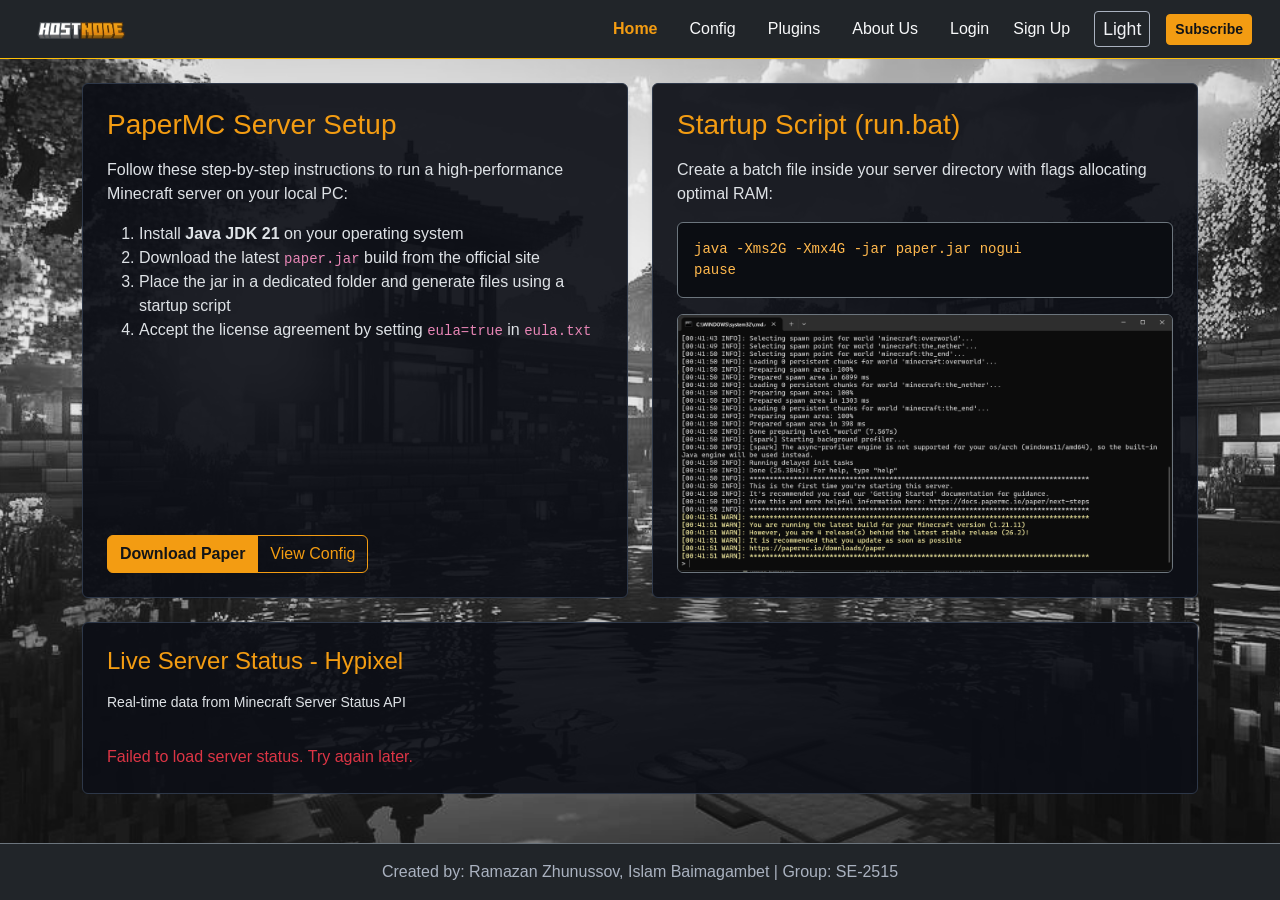
<file: index.html>
<!DOCTYPE html>
<html lang="en" data-bs-theme="dark">
<head>
    <meta charset="UTF-8">
    <meta name="viewport" content="width=device-width, initial-scale=1.0">
    <title>Server Setup - HostNode Minecraft</title>
    <script>try{document.documentElement.setAttribute("data-bs-theme",localStorage.getItem("hostnode_theme")||"dark");}catch(e){}</script>
    <link href="https://cdn.jsdelivr.net/npm/bootstrap@5.3.3/dist/css/bootstrap.min.css" rel="stylesheet">
    <link rel="stylesheet" href="css/style.css">
    <script src="https://code.jquery.com/jquery-3.7.1.min.js"></script>
    <script src="js/script.js" defer></script>
</head>
<body>
    <nav class="navbar navbar-expand-lg navbar-dark bg-dark border-bottom border-warning sticky-top px-3">
        <div class="container-fluid">
            <a class="navbar-brand" href="index.html">
                <img src="images/logo2.png" alt="HostNode Logo" height="28" class="d-inline-block align-text-top">
            </a>
            <button class="navbar-toggler" type="button" data-bs-toggle="collapse" data-bs-target="#mainNavbar">
                <span class="navbar-toggler-icon"></span>
            </button>
            <div class="collapse navbar-collapse" id="mainNavbar">
                <ul class="navbar-nav ms-auto mb-2 mb-lg-0 gap-lg-3 align-items-lg-center">
                    <li class="nav-item"><a class="nav-link active fw-bold text-gold" href="index.html">Home</a></li>
                    <li class="nav-item"><a class="nav-link text-light" href="config.html">Config</a></li>
                    <li class="nav-item"><a class="nav-link text-light" href="plugins.html">Plugins</a></li>
                    <li class="nav-item"><a class="nav-link text-light" href="about.html">About Us</a></li>
                    <li class="nav-item"><ul id="authNav" class="navbar-nav flex-row gap-2 align-items-center"></ul></li>
                    <li class="nav-item"><button id="themeToggle" class="btn btn-theme btn-sm theme-toggle">Light</button></li>
                    <li class="nav-item"><button id="openPopupBtn" class="btn btn-warning btn-sm">Subscribe</button></li>
                </ul>
            </div>
        </div>
    </nav>

    <main class="container my-4">
        <section class="row g-4 mb-4">
            <div class="col-12 col-lg-6">
                <div class="card h-100 p-4 shadow-sm">
                    <h2 class="text-gold h3 mb-3">PaperMC Server Setup</h2>
                    <p class="text-body">Follow these step-by-step instructions to run a high-performance Minecraft server on your local PC:</p>
                    <ol class="text-body mb-3">
                        <li>Install <strong>Java JDK 21</strong> on your operating system</li>
                        <li>Download the latest <code>paper.jar</code> build from the official site</li>
                        <li>Place the jar in a dedicated folder and generate files using a startup script</li>
                        <li>Accept the license agreement by setting <code>eula=true</code> in <code>eula.txt</code></li>
                    </ol>
                    <div class="mt-auto pt-3">
                        <div class="btn-group">
                            <a href="https://papermc.io/downloads/paper" target="_blank" class="btn btn-warning">Download Paper</a>
                            <a href="config.html" class="btn btn-outline-warning">View Config</a>
                        </div>
                    </div>
                </div>
            </div>
            <div class="col-12 col-lg-6">
                <div class="card h-100 p-4 shadow-sm">
                    <h2 class="text-gold h3 mb-3">Startup Script (run.bat)</h2>
                    <p class="text-body">Create a batch file inside your server directory with flags allocating optimal RAM:</p>
                    <pre class="code-block p-3 rounded border border-secondary mb-2"><code>java -Xms2G -Xmx4G -jar paper.jar nogui
pause</code></pre>
                    <img src="images/console.png" alt="Server Console Output" class="img-fluid rounded border border-secondary mt-2">
                </div>
            </div>
        </section>
        <section class="card p-4 mb-4">
            <h2 class="text-gold h4 mb-3">Live Server Status - Hypixel</h2>
            <p class="text-body small">Real-time data from Minecraft Server Status API</p>
            <div id="serverStatus" class="mt-3"></div>
        </section>
    </main>

    <div id="popupOverlay" class="popup-overlay">
        <div class="popup-box">
            <button id="closePopupBtn" class="popup-close" aria-label="Close">&times;</button>
            <h3 class="text-gold h5 mb-2">Subscribe to Updates</h3>
            <p class="text-body small mb-3">Get notified about new PaperMC builds and optimization guides</p>
            <form id="popupForm" novalidate>
                <input type="text" id="subEmail" class="form-control mb-3" placeholder="Enter your email...">
                <button type="submit" class="btn btn-warning w-100">Subscribe Now</button>
                <p id="popupMessage" class="small mt-2 mb-0 text-center"></p>
            </form>
        </div>
    </div>

    <footer class="bg-dark text-center py-3 border-top border-secondary mt-auto">
        <div class="container">
            <p class="text-secondary mb-0">Created by: Ramazan Zhunussov, Islam Baimagambet | Group: SE-2515</p>
        </div>
    </footer>

    <script src="https://cdn.jsdelivr.net/npm/bootstrap@5.3.3/dist/js/bootstrap.bundle.min.js"></script>
</body>
</html>
</file>
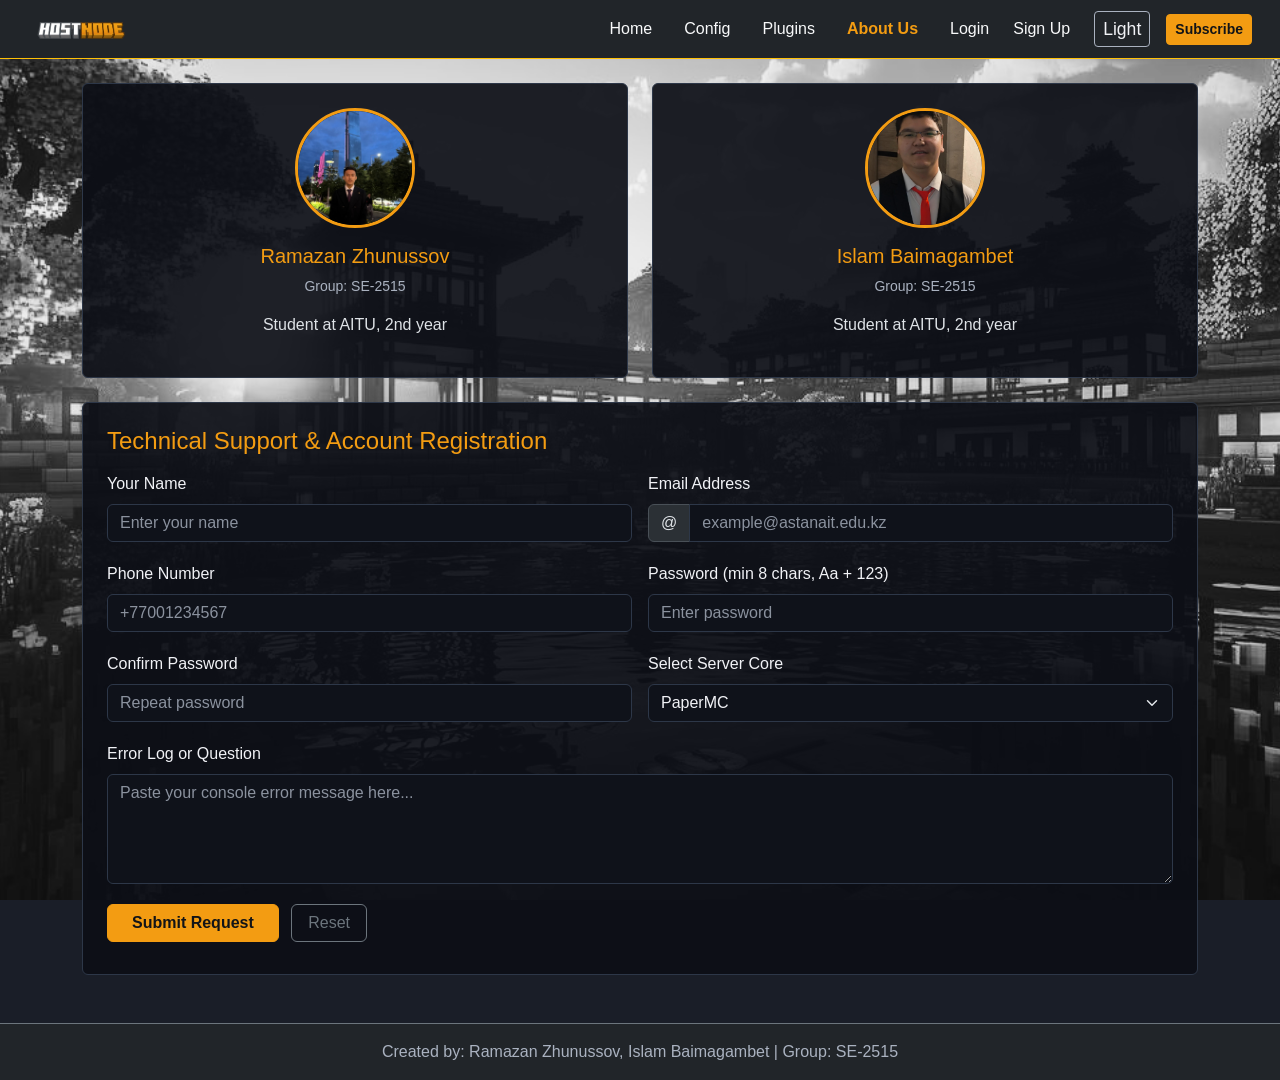
<file: about.html>
<!DOCTYPE html>
<html lang="en" data-bs-theme="dark">
<head>
    <meta charset="UTF-8">
    <meta name="viewport" content="width=device-width, initial-scale=1.0">
    <title>About Us & Support - HostNode</title>
    <script>try{document.documentElement.setAttribute("data-bs-theme",localStorage.getItem("hostnode_theme")||"dark");}catch(e){}</script>
    <link href="https://cdn.jsdelivr.net/npm/bootstrap@5.3.3/dist/css/bootstrap.min.css" rel="stylesheet">
    <link rel="stylesheet" href="css/style.css">
    <script src="https://code.jquery.com/jquery-3.7.1.min.js"></script>
    <script src="js/script.js" defer></script>
</head>
<body>
    <nav class="navbar navbar-expand-lg navbar-dark bg-dark border-bottom border-warning sticky-top px-3">
        <div class="container-fluid">
            <a class="navbar-brand" href="index.html">
                <img src="images/logo2.png" alt="HostNode Logo" height="28" class="d-inline-block align-text-top">
            </a>
            <button class="navbar-toggler" type="button" data-bs-toggle="collapse" data-bs-target="#mainNavbar">
                <span class="navbar-toggler-icon"></span>
            </button>
            <div class="collapse navbar-collapse" id="mainNavbar">
                <ul class="navbar-nav ms-auto mb-2 mb-lg-0 gap-lg-3 align-items-lg-center">
                    <li class="nav-item"><a class="nav-link text-light" href="index.html">Home</a></li>
                    <li class="nav-item"><a class="nav-link text-light" href="config.html">Config</a></li>
                    <li class="nav-item"><a class="nav-link text-light" href="plugins.html">Plugins</a></li>
                    <li class="nav-item"><a class="nav-link active fw-bold text-gold" href="about.html">About Us</a></li>
                    <li class="nav-item"><ul id="authNav" class="navbar-nav flex-row gap-2 align-items-center"></ul></li>
                    <li class="nav-item"><button id="themeToggle" class="btn btn-theme btn-sm theme-toggle">Light</button></li>
                    <li class="nav-item"><button id="openPopupBtn" class="btn btn-warning btn-sm">Subscribe</button></li>
                </ul>
            </div>
        </div>
    </nav>

    <main class="container my-4">
        <section class="row g-4 mb-4">
            <div class="col-12 col-md-6">
                <div class="card p-4 text-center h-100">
                    <img src="images/author1.jpg" alt="Ramazan Zhunussov" class="avatar mx-auto mb-3">
                    <h3 class="text-gold h5">Ramazan Zhunussov</h3>
                    <p class="text-secondary small">Group: SE-2515</p>
                    <p class="text-body">Student at AITU, 2nd year</p>
                </div>
            </div>
            <div class="col-12 col-md-6">
                <div class="card p-4 text-center h-100">
                    <img src="images/author2.jpeg" alt="Islam Baimagambet" class="avatar mx-auto mb-3">
                    <h3 class="text-gold h5">Islam Baimagambet</h3>
                    <p class="text-secondary small">Group: SE-2515</p>
                    <p class="text-body">Student at AITU, 2nd year</p>
                </div>
            </div>
        </section>

        <section class="card p-4 mb-4">
            <h2 class="text-gold h4 mb-3">Technical Support & Account Registration</h2>
            <form id="supportForm" action="#" method="post" novalidate>
                <div class="row g-3">
                    <div class="col-12 col-md-6">
                        <label for="userName" class="form-label">Your Name</label>
                        <input type="text" class="form-control" id="userName" placeholder="Enter your name">
                        <small id="nameError" class="error-msg"></small>
                    </div>
                    <div class="col-12 col-md-6">
                        <label for="userEmail" class="form-label">Email Address</label>
                        <div class="input-group">
                            <span class="input-group-text">@</span>
                            <input type="text" class="form-control" id="userEmail" placeholder="example@astanait.edu.kz">
                        </div>
                        <small id="emailError" class="error-msg"></small>
                    </div>
                    <div class="col-12 col-md-6">
                        <label for="userPhone" class="form-label">Phone Number</label>
                        <input type="text" class="form-control" id="userPhone" placeholder="+77001234567">
                        <small id="phoneError" class="error-msg"></small>
                    </div>
                    <div class="col-12 col-md-6">
                        <label for="userPassword" class="form-label">Password (min 8 chars, Aa + 123)</label>
                        <input type="password" class="form-control" id="userPassword" placeholder="Enter password">
                        <small id="passwordError" class="error-msg"></small>
                    </div>
                    <div class="col-12 col-md-6">
                        <label for="confirmPassword" class="form-label">Confirm Password</label>
                        <input type="password" class="form-control" id="confirmPassword" placeholder="Repeat password">
                        <small id="confirmPasswordError" class="error-msg"></small>
                    </div>
                    <div class="col-12 col-md-6">
                        <label for="serverCore" class="form-label">Select Server Core</label>
                        <select class="form-select" id="serverCore">
                            <option value="paper">PaperMC</option>
                            <option value="spigot">Spigot</option>
                            <option value="purpur">Purpur</option>
                        </select>
                    </div>
                    <div class="col-12">
                        <label for="userMessage" class="form-label">Error Log or Question</label>
                        <textarea class="form-control" id="userMessage" rows="4" placeholder="Paste your console error message here..."></textarea>
                        <small id="messageError" class="error-msg"></small>
                    </div>
                    <div class="col-12">
                        <button type="submit" class="btn btn-warning px-4">Submit Request</button>
                        <button type="button" id="resetFormBtn" class="btn btn-outline-secondary px-3 ms-2">Reset</button>
                        <p id="formSuccess" class="form-success fw-bold mt-2 mb-0"></p>
                    </div>
                </div>
            </form>
        </section>
    </main>

    <div id="popupOverlay" class="popup-overlay">
        <div class="popup-box">
            <button id="closePopupBtn" class="popup-close" aria-label="Close">&times;</button>
            <h3 class="text-gold h5 mb-2">Subscribe to Updates</h3>
            <p class="text-body small mb-3">Get notified about new PaperMC builds and optimization guides</p>
            <form id="popupForm" novalidate>
                <input type="text" id="subEmail" class="form-control mb-3" placeholder="Enter your email...">
                <button type="submit" class="btn btn-warning w-100">Subscribe Now</button>
                <p id="popupMessage" class="small mt-2 mb-0 text-center"></p>
            </form>
        </div>
    </div>

    <footer class="bg-dark text-center py-3 border-top border-secondary mt-auto">
        <div class="container">
            <p class="text-secondary mb-0">Created by: Ramazan Zhunussov, Islam Baimagambet | Group: SE-2515</p>
        </div>
    </footer>

    <script src="https://cdn.jsdelivr.net/npm/bootstrap@5.3.3/dist/js/bootstrap.bundle.min.js"></script>
</body>
</html>
</file>
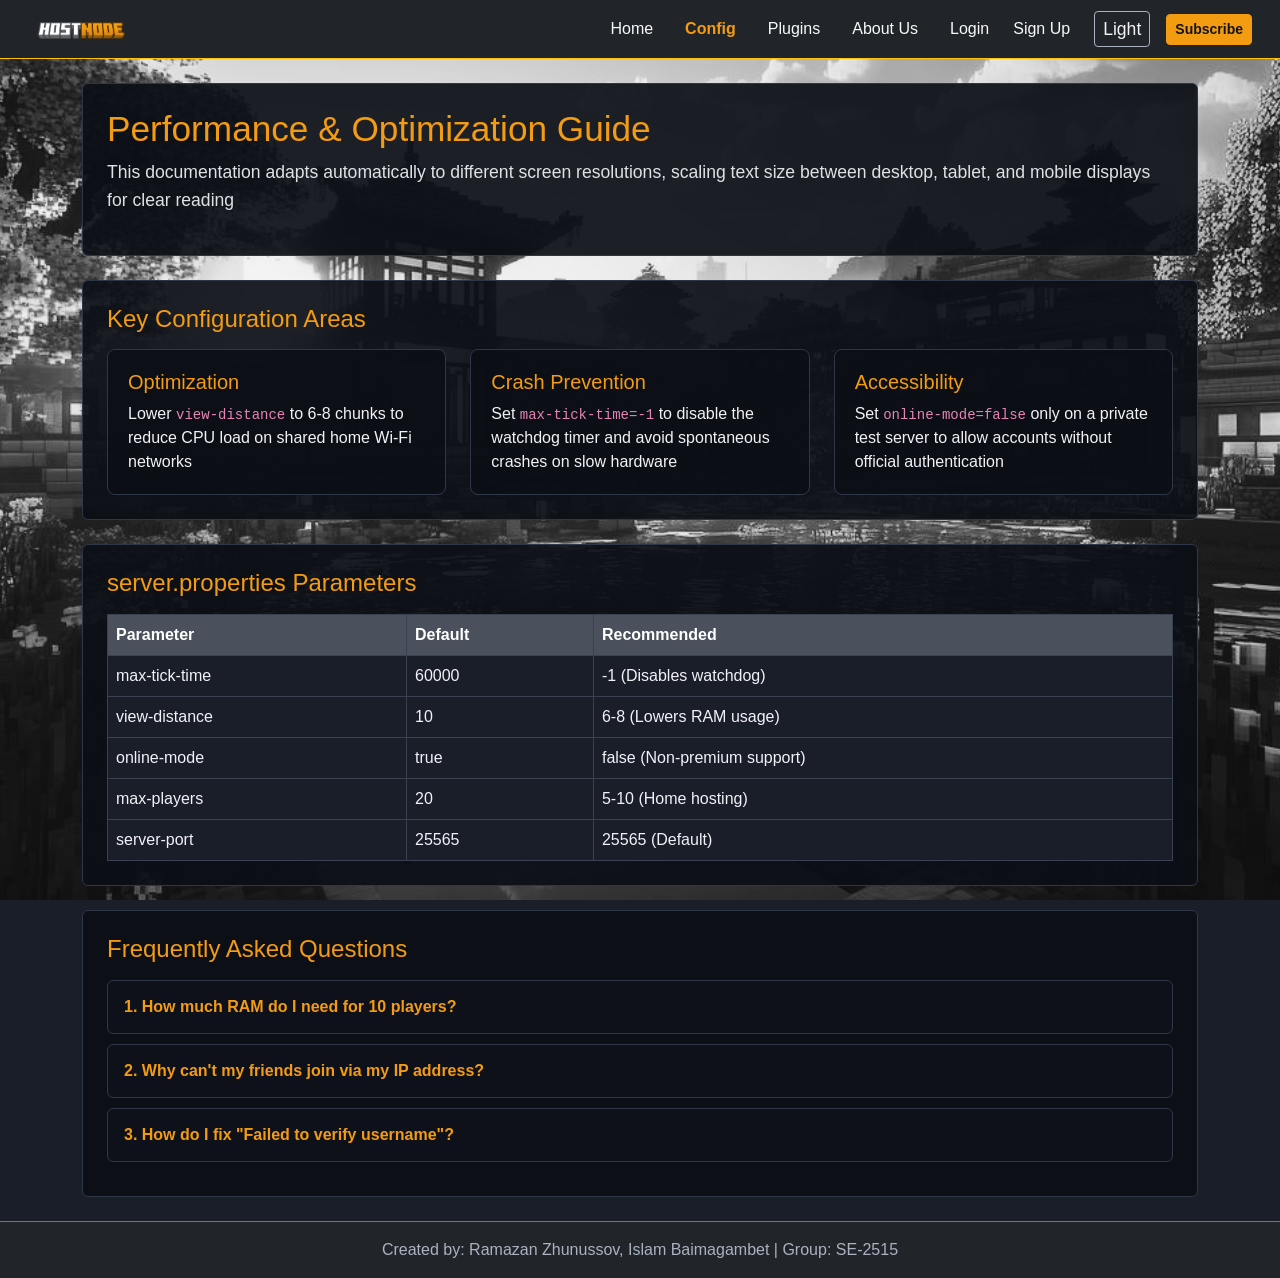
<file: config.html>
<!DOCTYPE html>
<html lang="en" data-bs-theme="dark">
<head>
    <meta charset="UTF-8">
    <meta name="viewport" content="width=device-width, initial-scale=1.0">
    <title>Server Configuration - HostNode</title>
    <script>try{document.documentElement.setAttribute("data-bs-theme",localStorage.getItem("hostnode_theme")||"dark");}catch(e){}</script>
    <link href="https://cdn.jsdelivr.net/npm/bootstrap@5.3.3/dist/css/bootstrap.min.css" rel="stylesheet">
    <link rel="stylesheet" href="css/style.css">
    <script src="https://code.jquery.com/jquery-3.7.1.min.js"></script>
    <script src="js/script.js" defer></script>
</head>
<body>
    <nav class="navbar navbar-expand-lg navbar-dark bg-dark border-bottom border-warning sticky-top px-3">
        <div class="container-fluid">
            <a class="navbar-brand" href="index.html">
                <img src="images/logo2.png" alt="HostNode Logo" height="28" class="d-inline-block align-text-top">
            </a>
            <button class="navbar-toggler" type="button" data-bs-toggle="collapse" data-bs-target="#mainNavbar">
                <span class="navbar-toggler-icon"></span>
            </button>
            <div class="collapse navbar-collapse" id="mainNavbar">
                <ul class="navbar-nav ms-auto mb-2 mb-lg-0 gap-lg-3 align-items-lg-center">
                    <li class="nav-item"><a class="nav-link text-light" href="index.html">Home</a></li>
                    <li class="nav-item"><a class="nav-link active fw-bold text-gold" href="config.html">Config</a></li>
                    <li class="nav-item"><a class="nav-link text-light" href="plugins.html">Plugins</a></li>
                    <li class="nav-item"><a class="nav-link text-light" href="about.html">About Us</a></li>
                    <li class="nav-item"><ul id="authNav" class="navbar-nav flex-row gap-2 align-items-center"></ul></li>
                    <li class="nav-item"><button id="themeToggle" class="btn btn-theme btn-sm theme-toggle">Light</button></li>
                    <li class="nav-item"><button id="openPopupBtn" class="btn btn-warning btn-sm">Subscribe</button></li>
                </ul>
            </div>
        </div>
    </nav>

    <main class="container my-4">
        <section class="card p-4 mb-4">
            <h2 class="responsive-title">Performance & Optimization Guide</h2>
            <p class="responsive-text text-body">This documentation adapts automatically to different screen resolutions, scaling text size between desktop, tablet, and mobile displays for clear reading</p>
        </section>

        <section class="card p-4 mb-4">
            <h2 class="text-gold h4 mb-3">Key Configuration Areas</h2>
            <div class="row row-cols-1 row-cols-md-3 g-4">
                <div class="col">
                    <div class="pure-card h-100">
                        <h3 class="text-gold h5">Optimization</h3>
                        <p class="mb-0">Lower <code>view-distance</code> to 6-8 chunks to reduce CPU load on shared home Wi-Fi networks</p>
                    </div>
                </div>
                <div class="col">
                    <div class="pure-card h-100">
                        <h3 class="text-gold h5">Crash Prevention</h3>
                        <p class="mb-0">Set <code>max-tick-time=-1</code> to disable the watchdog timer and avoid spontaneous crashes on slow hardware</p>
                    </div>
                </div>
                <div class="col">
                    <div class="pure-card h-100">
                        <h3 class="text-gold h5">Accessibility</h3>
                        <p class="mb-0">Set <code>online-mode=false</code> only on a private test server to allow accounts without official authentication</p>
                    </div>
                </div>
            </div>
        </section>

        <section class="card p-4 mb-4">
            <h2 class="text-gold h4 mb-3">server.properties Parameters</h2>
            <div class="table-responsive">
                <table class="table table-dark-custom table-bordered mb-0">
                    <thead>
                        <tr>
                            <th>Parameter</th>
                            <th>Default</th>
                            <th>Recommended</th>
                        </tr>
                    </thead>
                    <tbody>
                        <tr><td>max-tick-time</td><td>60000</td><td>-1 (Disables watchdog)</td></tr>
                        <tr><td>view-distance</td><td>10</td><td>6-8 (Lowers RAM usage)</td></tr>
                        <tr><td>online-mode</td><td>true</td><td>false (Non-premium support)</td></tr>
                        <tr><td>max-players</td><td>20</td><td>5-10 (Home hosting)</td></tr>
                        <tr><td>server-port</td><td>25565</td><td>25565 (Default)</td></tr>
                    </tbody>
                </table>
            </div>
        </section>

        <section class="card p-4">
            <h2 class="text-gold h4 mb-3">Frequently Asked Questions</h2>
            <div class="faq-item">
                <button class="faq-question">1. How much RAM do I need for 10 players?</button>
                <div class="faq-answer">For 10 players on PaperMC 1.21, allocating 4 GB of RAM (-Xmx4G) is recommended for lag-free gameplay.</div>
            </div>
            <div class="faq-item">
                <button class="faq-question">2. Why can't my friends join via my IP address?</button>
                <div class="faq-answer">Make sure TCP port 25565 is forwarded in your router settings and allowed through Windows Defender Firewall.</div>
            </div>
            <div class="faq-item">
                <button class="faq-question">3. How do I fix "Failed to verify username"?</button>
                <div class="faq-answer">Open server.properties, change online-mode=true to online-mode=false, and restart the server.</div>
            </div>
        </section>
    </main>

    <div id="popupOverlay" class="popup-overlay">
        <div class="popup-box">
            <button id="closePopupBtn" class="popup-close" aria-label="Close">&times;</button>
            <h3 class="text-gold h5 mb-2">Subscribe to Updates</h3>
            <p class="text-body small mb-3">Get notified about new PaperMC builds and optimization guides</p>
            <form id="popupForm" novalidate>
                <input type="text" id="subEmail" class="form-control mb-3" placeholder="Enter your email...">
                <button type="submit" class="btn btn-warning w-100">Subscribe Now</button>
                <p id="popupMessage" class="small mt-2 mb-0 text-center"></p>
            </form>
        </div>
    </div>

    <footer class="bg-dark text-center py-3 border-top border-secondary mt-auto">
        <div class="container">
            <p class="text-secondary mb-0">Created by: Ramazan Zhunussov, Islam Baimagambet | Group: SE-2515</p>
        </div>
    </footer>

    <script src="https://cdn.jsdelivr.net/npm/bootstrap@5.3.3/dist/js/bootstrap.bundle.min.js"></script>
</body>
</html>
</file>
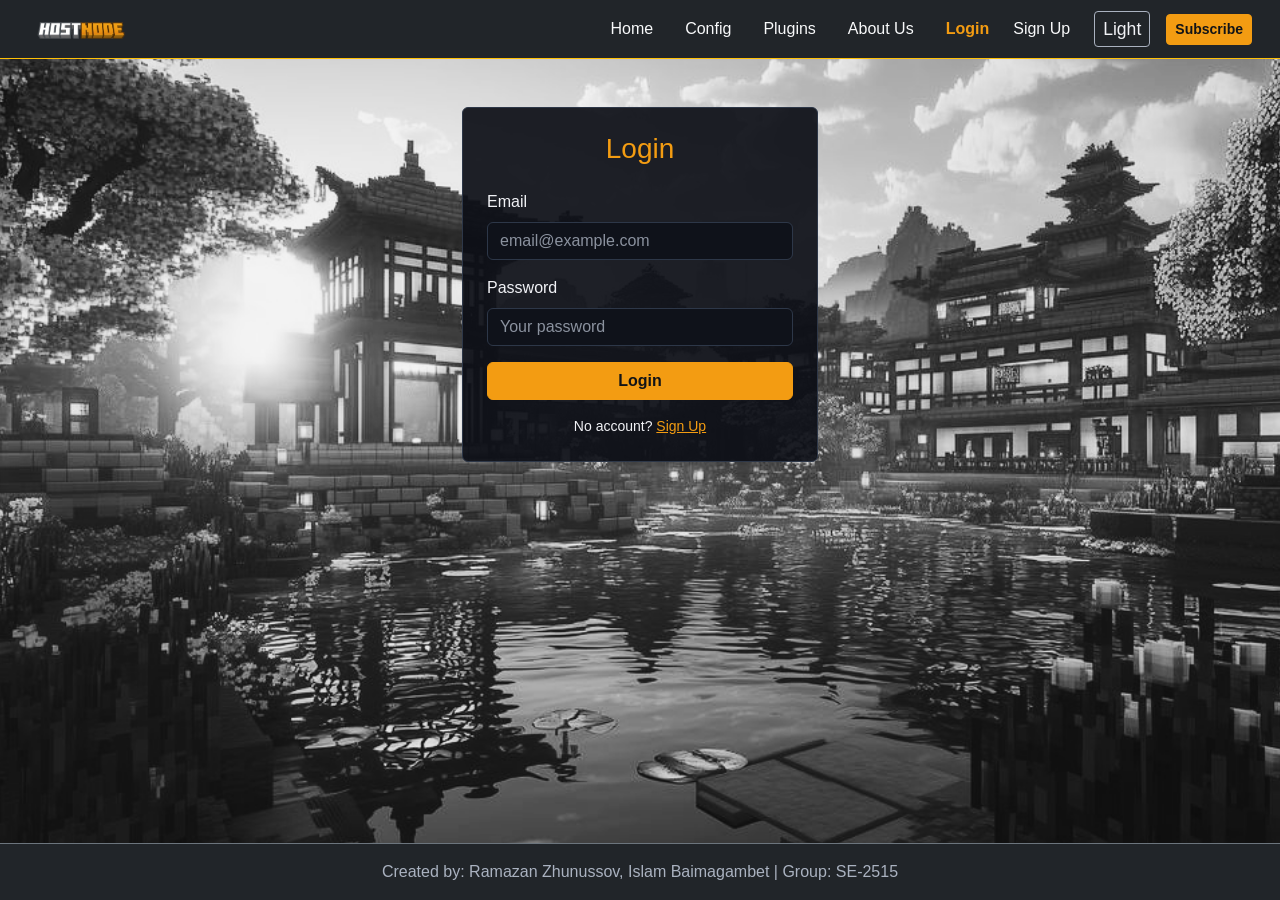
<file: login.html>
<!DOCTYPE html>
<html lang="en" data-bs-theme="dark">
<head>
    <meta charset="UTF-8">
    <meta name="viewport" content="width=device-width, initial-scale=1.0">
    <title>Login - HostNode</title>
    <script>try{document.documentElement.setAttribute("data-bs-theme",localStorage.getItem("hostnode_theme")||"dark");}catch(e){}</script>
    <link href="https://cdn.jsdelivr.net/npm/bootstrap@5.3.3/dist/css/bootstrap.min.css" rel="stylesheet">
    <link rel="stylesheet" href="css/style.css">
    <script src="https://code.jquery.com/jquery-3.7.1.min.js"></script>
    <script src="js/script.js" defer></script>
</head>
<body>
    <nav class="navbar navbar-expand-lg navbar-dark bg-dark border-bottom border-warning sticky-top px-3">
        <div class="container-fluid">
            <a class="navbar-brand" href="index.html">
                <img src="images/logo2.png" alt="HostNode Logo" height="28" class="d-inline-block align-text-top">
            </a>
            <button class="navbar-toggler" type="button" data-bs-toggle="collapse" data-bs-target="#mainNavbar">
                <span class="navbar-toggler-icon"></span>
            </button>
            <div class="collapse navbar-collapse" id="mainNavbar">
                <ul class="navbar-nav ms-auto mb-2 mb-lg-0 gap-lg-3 align-items-lg-center">
                    <li class="nav-item"><a class="nav-link text-light" href="index.html">Home</a></li>
                    <li class="nav-item"><a class="nav-link text-light" href="config.html">Config</a></li>
                    <li class="nav-item"><a class="nav-link text-light" href="plugins.html">Plugins</a></li>
                    <li class="nav-item"><a class="nav-link text-light" href="about.html">About Us</a></li>
                    <li class="nav-item"><ul id="authNav" class="navbar-nav flex-row gap-2 align-items-center"></ul></li>
                    <li class="nav-item"><button id="themeToggle" class="btn btn-theme btn-sm theme-toggle">Light</button></li>
                    <li class="nav-item"><button id="openPopupBtn" class="btn btn-warning btn-sm">Subscribe</button></li>
                </ul>
            </div>
        </div>
    </nav>

    <main class="container my-5">
        <div class="row justify-content-center">
            <div class="col-12 col-md-6 col-lg-4">
                <div class="card p-4">
                    <h2 class="text-gold h3 mb-4 text-center">Login</h2>
                    <form id="loginForm" novalidate>
                        <div class="mb-3">
                            <label for="loginEmail" class="form-label">Email</label>
                            <input type="text" class="form-control" id="loginEmail" placeholder="email@example.com">
                            <small id="loginEmailError" class="error-msg"></small>
                        </div>
                        <div class="mb-3">
                            <label for="loginPassword" class="form-label">Password</label>
                            <input type="password" class="form-control" id="loginPassword" placeholder="Your password">
                            <small id="loginPasswordError" class="error-msg"></small>
                        </div>
                        <button type="submit" class="btn btn-warning w-100">Login</button>
                        <p class="text-center mt-3 mb-0 small">No account? <a href="signup.html" class="text-gold">Sign Up</a></p>
                    </form>
                </div>
            </div>
        </div>
    </main>

    <div id="popupOverlay" class="popup-overlay">
        <div class="popup-box">
            <button id="closePopupBtn" class="popup-close" aria-label="Close">&times;</button>
            <h3 class="text-gold h5 mb-2">Subscribe to Updates</h3>
            <p class="text-body small mb-3">Get notified about new PaperMC builds and optimization guides</p>
            <form id="popupForm" novalidate>
                <input type="text" id="subEmail" class="form-control mb-3" placeholder="Enter your email...">
                <button type="submit" class="btn btn-warning w-100">Subscribe Now</button>
                <p id="popupMessage" class="small mt-2 mb-0 text-center"></p>
            </form>
        </div>
    </div>

    <footer class="bg-dark text-center py-3 border-top border-secondary mt-auto">
        <div class="container">
            <p class="text-secondary mb-0">Created by: Ramazan Zhunussov, Islam Baimagambet | Group: SE-2515</p>
        </div>
    </footer>

    <script src="https://cdn.jsdelivr.net/npm/bootstrap@5.3.3/dist/js/bootstrap.bundle.min.js"></script>
</body>
</html>
</file>
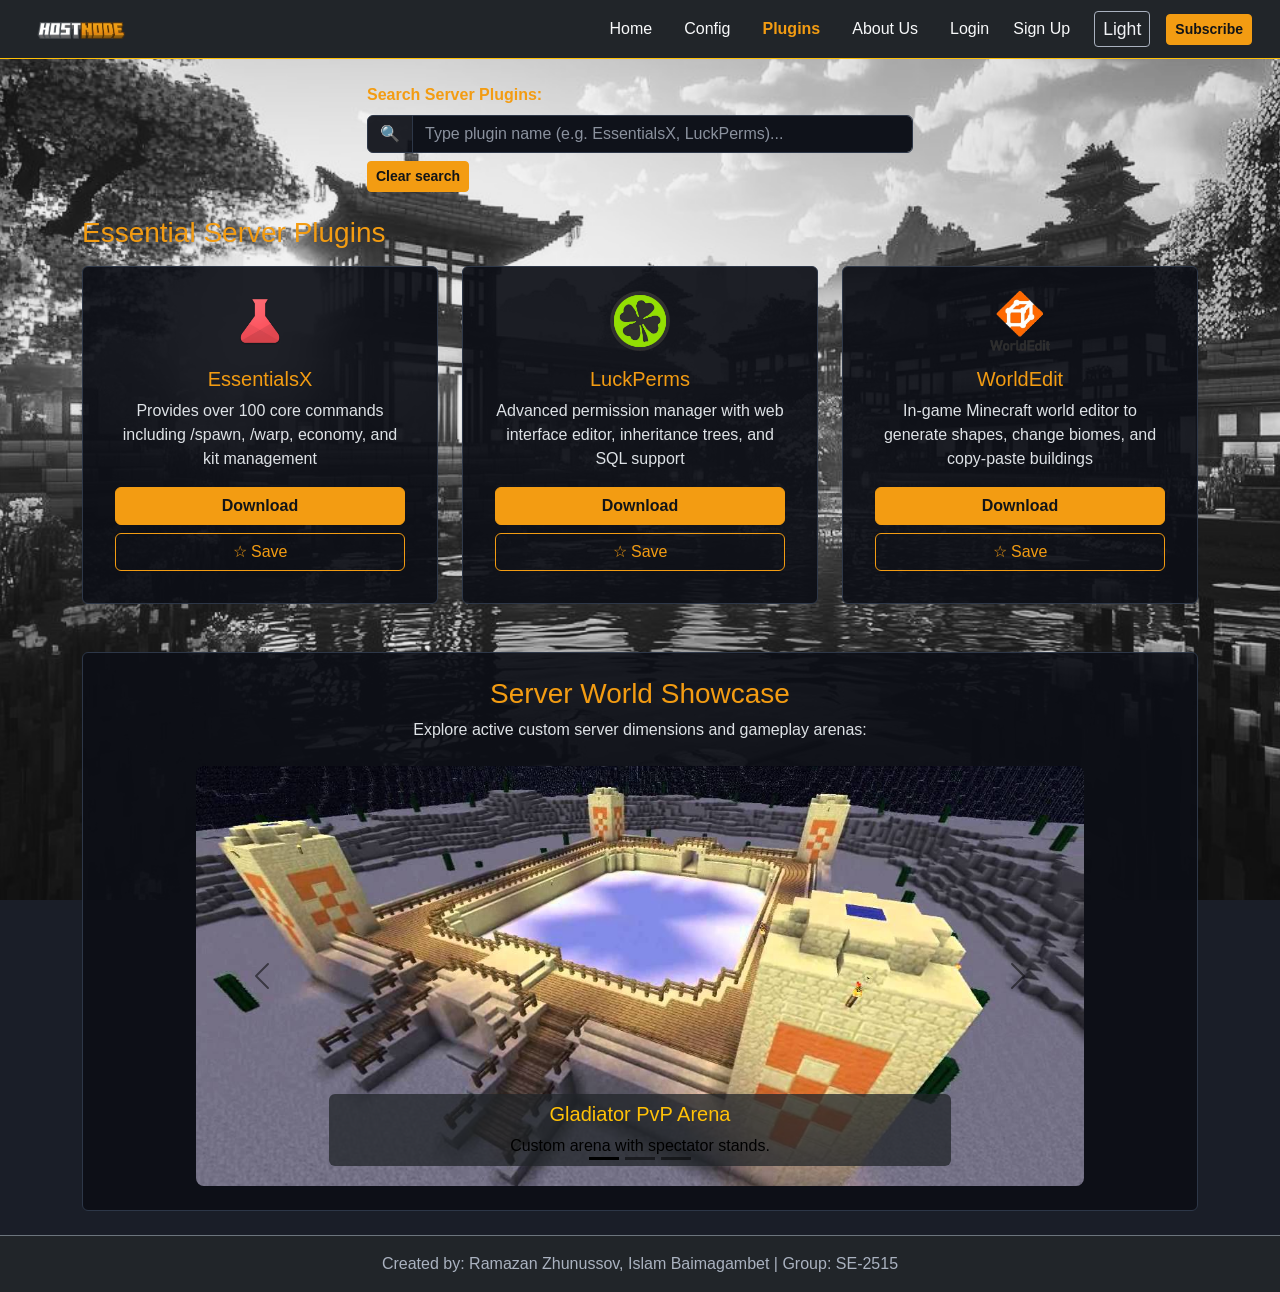
<file: plugins.html>
<!DOCTYPE html>
<html lang="en" data-bs-theme="dark">
<head>
    <meta charset="UTF-8">
    <meta name="viewport" content="width=device-width, initial-scale=1.0">
    <title>Plugins & Showcase - HostNode</title>
    <script>try{document.documentElement.setAttribute("data-bs-theme",localStorage.getItem("hostnode_theme")||"dark");}catch(e){}</script>
    <link href="https://cdn.jsdelivr.net/npm/bootstrap@5.3.3/dist/css/bootstrap.min.css" rel="stylesheet">
    <link rel="stylesheet" href="css/style.css">
    <script src="https://code.jquery.com/jquery-3.7.1.min.js"></script>
    <script src="js/script.js" defer></script>
</head>
<body>
    <nav class="navbar navbar-expand-lg navbar-dark bg-dark border-bottom border-warning sticky-top px-3">
        <div class="container-fluid">
            <a class="navbar-brand" href="index.html">
                <img src="images/logo2.png" alt="HostNode Logo" height="28" class="d-inline-block align-text-top">
            </a>
            <button class="navbar-toggler" type="button" data-bs-toggle="collapse" data-bs-target="#mainNavbar">
                <span class="navbar-toggler-icon"></span>
            </button>
            <div class="collapse navbar-collapse" id="mainNavbar">
                <ul class="navbar-nav ms-auto mb-2 mb-lg-0 gap-lg-3 align-items-lg-center">
                    <li class="nav-item"><a class="nav-link text-light" href="index.html">Home</a></li>
                    <li class="nav-item"><a class="nav-link text-light" href="config.html">Config</a></li>
                    <li class="nav-item"><a class="nav-link active fw-bold text-gold" href="plugins.html">Plugins</a></li>
                    <li class="nav-item"><a class="nav-link text-light" href="about.html">About Us</a></li>
                    <li class="nav-item"><ul id="authNav" class="navbar-nav flex-row gap-2 align-items-center"></ul></li>
                    <li class="nav-item"><button id="themeToggle" class="btn btn-theme btn-sm theme-toggle">Light</button></li>
                    <li class="nav-item"><button id="openPopupBtn" class="btn btn-warning btn-sm">Subscribe</button></li>
                </ul>
            </div>
        </div>
    </nav>

    <main class="container my-4">
        <section class="mb-4">
            <div class="row justify-content-center">
                <div class="col-12 col-md-6 position-relative">
                    <label for="pluginSearch" class="form-label text-gold fw-bold">Search Server Plugins:</label>
                    <div class="input-group">
                        <span class="input-group-text search-icon">🔍</span>
                        <input type="text" id="pluginSearch" class="form-control" placeholder="Type plugin name (e.g. EssentialsX, LuckPerms)..." autocomplete="off">
                    </div>
                    <div id="searchSuggestions" class="list-group position-absolute w-100 shadow" style="display: none; z-index: 1050;"></div>
                    <button type="button" id="clearSearchBtn" class="btn btn-warning btn-sm mt-2">Clear search</button>
                </div>
            </div>
        </section>

        <section class="mb-5">
            <h2 class="text-gold h3 mb-3">Essential Server Plugins</h2>
            <div class="row row-cols-1 row-cols-md-3 g-4" id="pluginsContainer">
                <div class="col plugin-card" data-plugin="EssentialsX">
                    <div class="card h-100 text-center p-3">
                        <img src="images/essentials.png" class="mx-auto mt-2" alt="EssentialsX" style="width: 60px; height: 60px; object-fit: contain;">
                        <div class="card-body d-flex flex-column">
                            <h3 class="card-title text-gold h5">EssentialsX</h3>
                            <p class="card-text text-body flex-grow-1">Provides over 100 core commands including /spawn, /warp, economy, and kit management</p>
                            <a href="https://essentialsx.net/" target="_blank" class="btn btn-warning mt-auto">Download</a>
                            <button type="button" class="btn btn-outline-warning bookmark-btn mt-2" aria-pressed="false">☆ Save</button>
                        </div>
                    </div>
                </div>
                <div class="col plugin-card" data-plugin="LuckPerms">
                    <div class="card h-100 text-center p-3">
                        <img src="images/luckperms.png" class="mx-auto mt-2" alt="LuckPerms" style="width: 60px; height: 60px; object-fit: contain;">
                        <div class="card-body d-flex flex-column">
                            <h3 class="card-title text-gold h5">LuckPerms</h3>
                            <p class="card-text text-body flex-grow-1">Advanced permission manager with web interface editor, inheritance trees, and SQL support</p>
                            <a href="https://luckperms.net/" target="_blank" class="btn btn-warning mt-auto">Download</a>
                            <button type="button" class="btn btn-outline-warning bookmark-btn mt-2" aria-pressed="false">☆ Save</button>
                        </div>
                    </div>
                </div>
                <div class="col plugin-card" data-plugin="WorldEdit">
                    <div class="card h-100 text-center p-3">
                        <img src="images/worldedit.png" class="mx-auto mt-2" alt="WorldEdit" style="width: 60px; height: 60px; object-fit: contain;">
                        <div class="card-body d-flex flex-column">
                            <h3 class="card-title text-gold h5">WorldEdit</h3>
                            <p class="card-text text-body flex-grow-1">In-game Minecraft world editor to generate shapes, change biomes, and copy-paste buildings</p>
                            <a href="https://enginehub.org/worldedit/" target="_blank" class="btn btn-warning mt-auto">Download</a>
                            <button type="button" class="btn btn-outline-warning bookmark-btn mt-2" aria-pressed="false">☆ Save</button>
                        </div>
                    </div>
                </div>
            </div>
            <p id="noResults" class="text-center text-muted-themed mt-4" style="display: none;">No plugins found. Try another name.</p>
        </section>

        <section class="card p-4">
            <h2 class="text-gold h3 mb-2 text-center">Server World Showcase</h2>
            <p class="text-body text-center mb-4">Explore active custom server dimensions and gameplay arenas:</p>
            <div id="showcaseCarousel" class="carousel slide col-12 col-lg-10 mx-auto" data-bs-ride="carousel">
                <div class="carousel-indicators">
                    <button type="button" data-bs-target="#showcaseCarousel" data-bs-slide-to="0" class="active"></button>
                    <button type="button" data-bs-target="#showcaseCarousel" data-bs-slide-to="1"></button>
                    <button type="button" data-bs-target="#showcaseCarousel" data-bs-slide-to="2"></button>
                </div>
                <div class="carousel-inner">
                    <div class="carousel-item active">
                        <img src="images/gallery-1.jpg" class="d-block w-100" alt="Gladiator PvP Arena">
                        <div class="carousel-caption d-none d-md-block bg-dark bg-opacity-75 rounded p-2">
                            <h5 class="text-warning">Gladiator PvP Arena</h5>
                            <p class="mb-0">Custom arena with spectator stands.</p>
                        </div>
                    </div>
                    <div class="carousel-item">
                        <img src="images/gallery-2.jpg" class="d-block w-100" alt="Nether Hub">
                        <div class="carousel-caption d-none d-md-block bg-dark bg-opacity-75 rounded p-2">
                            <h5 class="text-warning">Nether Hub</h5>
                            <p class="mb-0">Protected transit zone in the Nether.</p>
                        </div>
                    </div>
                    <div class="carousel-item">
                        <img src="images/gallery-3.jpg" class="d-block w-100" alt="The End">
                        <div class="carousel-caption d-none d-md-block bg-dark bg-opacity-75 rounded p-2">
                            <h5 class="text-warning">The End Dimension</h5>
                            <p class="mb-0">Custom dragon raid platform.</p>
                        </div>
                    </div>
                </div>
                <button class="carousel-control-prev" type="button" data-bs-target="#showcaseCarousel" data-bs-slide="prev">
                    <span class="carousel-control-prev-icon"></span>
                </button>
                <button class="carousel-control-next" type="button" data-bs-target="#showcaseCarousel" data-bs-slide="next">
                    <span class="carousel-control-next-icon"></span>
                </button>
            </div>
        </section>
    </main>

    <div id="popupOverlay" class="popup-overlay">
        <div class="popup-box">
            <button id="closePopupBtn" class="popup-close" aria-label="Close">&times;</button>
            <h3 class="text-gold h5 mb-2">Subscribe to Updates</h3>
            <p class="text-body small mb-3">Get notified about new PaperMC builds and optimization guides.</p>
            <form id="popupForm" novalidate>
                <input type="text" id="subEmail" class="form-control mb-3" placeholder="Enter your email...">
                <button type="submit" class="btn btn-warning w-100">Subscribe Now</button>
                <p id="popupMessage" class="small mt-2 mb-0 text-center"></p>
            </form>
        </div>
    </div>

    <footer class="bg-dark text-center py-3 border-top border-secondary mt-auto">
        <div class="container">
            <p class="text-secondary mb-0">Created by: Ramazan Zhunussov, Islam Baimagambet | Group: SE-2515</p>
        </div>
    </footer>

    <script src="https://cdn.jsdelivr.net/npm/bootstrap@5.3.3/dist/js/bootstrap.bundle.min.js"></script>
</body>
</html>
</file>
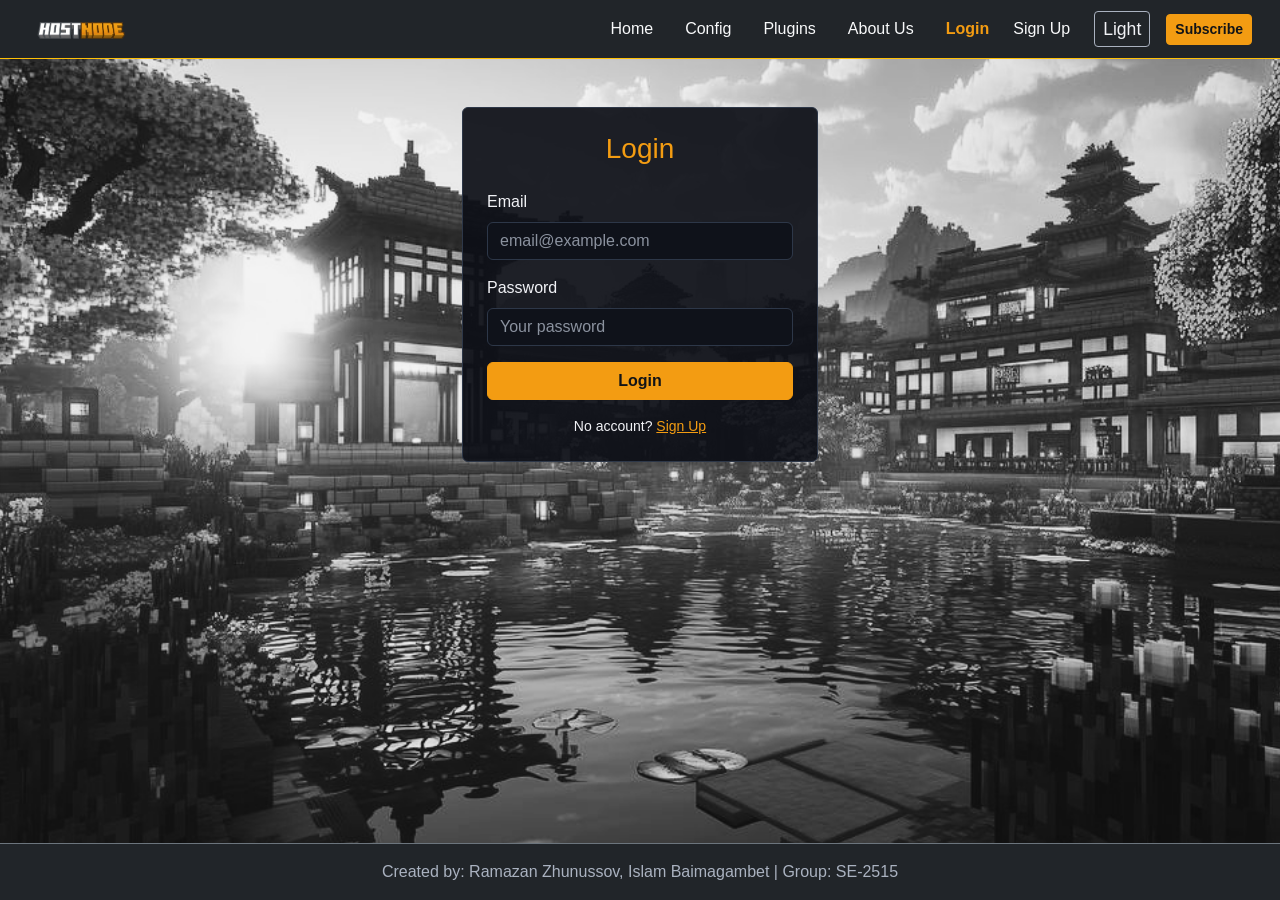
<file: profile.html>
<!DOCTYPE html>
<html lang="en" data-bs-theme="dark">
<head>
    <meta charset="UTF-8">
    <meta name="viewport" content="width=device-width, initial-scale=1.0">
    <title>Profile - HostNode</title>
    <script>try{document.documentElement.setAttribute("data-bs-theme",localStorage.getItem("hostnode_theme")||"dark");}catch(e){}</script>
    <link href="https://cdn.jsdelivr.net/npm/bootstrap@5.3.3/dist/css/bootstrap.min.css" rel="stylesheet">
    <link rel="stylesheet" href="css/style.css">
    <script src="https://code.jquery.com/jquery-3.7.1.min.js"></script>
    <script src="js/script.js" defer></script>
</head>
<body>
    <nav class="navbar navbar-expand-lg navbar-dark bg-dark border-bottom border-warning sticky-top px-3">
        <div class="container-fluid">
            <a class="navbar-brand" href="index.html">
                <img src="images/logo2.png" alt="HostNode Logo" height="28" class="d-inline-block align-text-top">
            </a>
            <button class="navbar-toggler" type="button" data-bs-toggle="collapse" data-bs-target="#mainNavbar">
                <span class="navbar-toggler-icon"></span>
            </button>
            <div class="collapse navbar-collapse" id="mainNavbar">
                <ul class="navbar-nav ms-auto mb-2 mb-lg-0 gap-lg-3 align-items-lg-center">
                    <li class="nav-item"><a class="nav-link text-light" href="index.html">Home</a></li>
                    <li class="nav-item"><a class="nav-link text-light" href="config.html">Config</a></li>
                    <li class="nav-item"><a class="nav-link text-light" href="plugins.html">Plugins</a></li>
                    <li class="nav-item"><a class="nav-link text-light" href="about.html">About Us</a></li>
                    <li class="nav-item"><ul id="authNav" class="navbar-nav flex-row gap-2 align-items-center"></ul></li>
                    <li class="nav-item"><button id="themeToggle" class="btn btn-theme btn-sm theme-toggle">Light</button></li>
                    <li class="nav-item"><button id="openPopupBtn" class="btn btn-warning btn-sm">Subscribe</button></li>
                </ul>
            </div>
        </div>
    </nav>

    <main class="container my-5">
        <div class="row justify-content-center">
            <div class="col-12 col-md-8 col-lg-6">
                <div class="card p-4" id="profileContent">
                    <div class="text-center mb-4">
                        <img id="profileAvatar" src="" alt="Avatar" class="avatar mx-auto mb-3" style="width: 140px; height: 140px;">
                        <h2 class="text-gold h3 mb-0">Your Profile</h2>
                    </div>
                    <div class="row g-3 mb-4">
                        <div class="col-12 col-md-6">
                            <strong>Name:</strong><br>
                            <span id="profileName" class="text-body">—</span>
                        </div>
                        <div class="col-12 col-md-6">
                            <strong>Email:</strong><br>
                            <span id="profileEmail" class="text-body">—</span>
                        </div>
                        <div class="col-12 col-md-6">
                            <strong>Phone:</strong><br>
                            <span id="profilePhone" class="text-body">—</span>
                        </div>
                        <div class="col-12 col-md-6">
                            <strong>Account Status:</strong><br>
                            <span class="form-success">Active</span>
                        </div>
                    </div>
                    <hr class="border-secondary">
                    <p class="text-body small mb-4 text-center">Welcome to HostNode! Manage your account and get the latest PaperMC optimization tips.</p>
                    <div class="text-center">
                        <button class="btn btn-outline-warning logout-btn">Logout</button>
                    </div>
                </div>
                <section class="card p-4 mt-4" id="savedPluginsSection" aria-labelledby="savedTitle">
                    <div class="d-flex justify-content-between align-items-center flex-wrap gap-2 mb-3">
                        <h2 class="text-gold h4 mb-0" id="savedTitle">Saved Plugins <span class="badge bg-warning text-dark" id="savedCount">0</span></h2>
                        <button type="button" class="btn btn-outline-warning btn-sm" id="clearSavedBtn" style="display: none;">Remove all</button>
                    </div>
                    <p id="savedEmpty" class="text-muted-themed mb-3">You have not saved any plugins yet. Press “Save” on a plugin card to see it here.</p>
                    <div id="savedPluginsList"></div>
                    <a href="plugins.html" class="btn btn-warning mt-2">Browse plugins</a>
                </section>
            </div>
        </div>
    </main>

    <div id="popupOverlay" class="popup-overlay">
        <div class="popup-box">
            <button id="closePopupBtn" class="popup-close" aria-label="Close">&times;</button>
            <h3 class="text-gold h5 mb-2">Subscribe to Updates</h3>
            <p class="text-body small mb-3">Get notified about new PaperMC builds and optimization guides</p>
            <form id="popupForm" novalidate>
                <input type="text" id="subEmail" class="form-control mb-3" placeholder="Enter your email...">
                <button type="submit" class="btn btn-warning w-100">Subscribe Now</button>
                <p id="popupMessage" class="small mt-2 mb-0 text-center"></p>
            </form>
        </div>
    </div>

    <footer class="bg-dark text-center py-3 border-top border-secondary mt-auto">
        <div class="container">
            <p class="text-secondary mb-0">Created by: Ramazan Zhunussov, Islam Baimagambet | Group: SE-2515</p>
        </div>
    </footer>

    <script src="https://cdn.jsdelivr.net/npm/bootstrap@5.3.3/dist/js/bootstrap.bundle.min.js"></script>
</body>
</html>
</file>
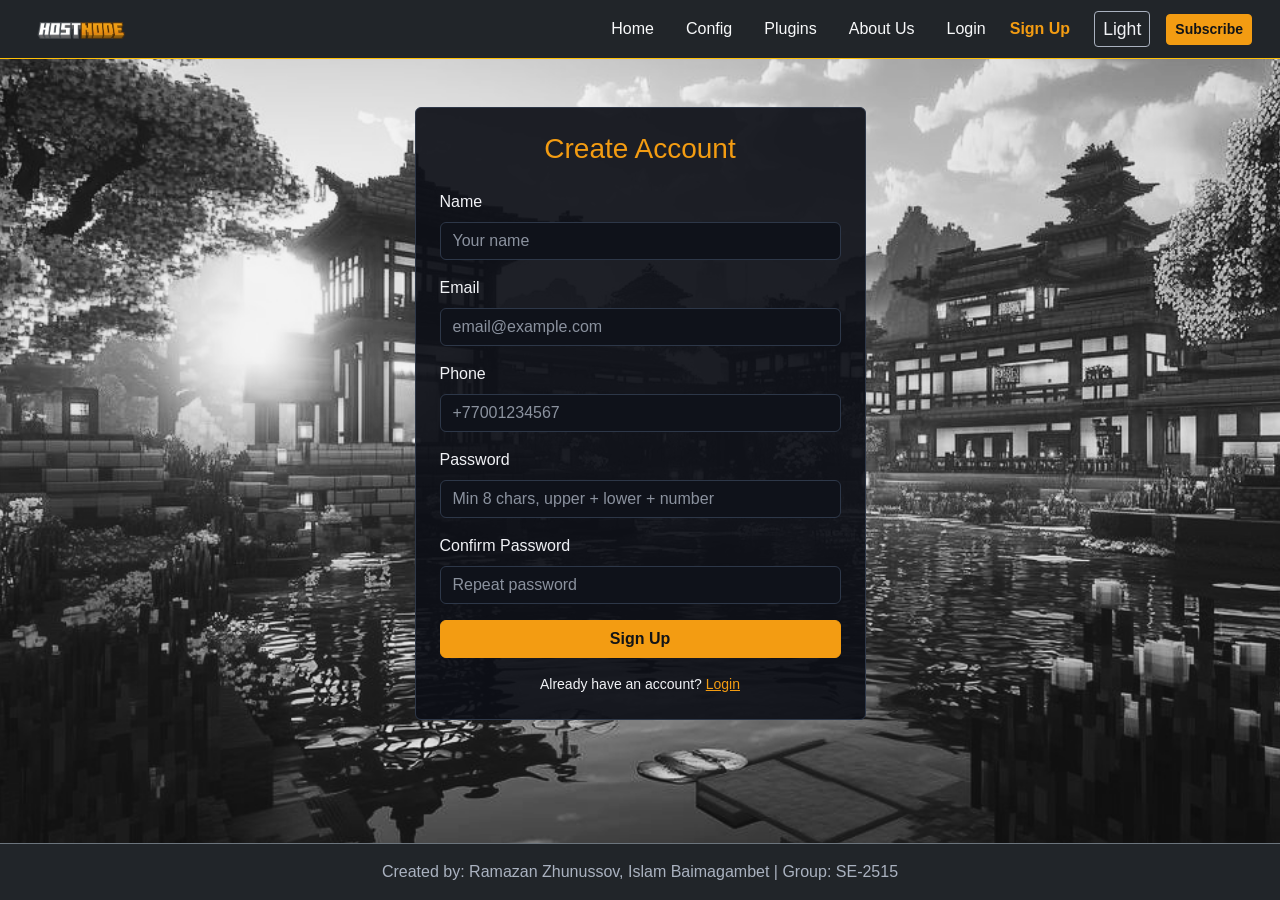
<file: signup.html>
<!DOCTYPE html>
<html lang="en" data-bs-theme="dark">
<head>
    <meta charset="UTF-8">
    <meta name="viewport" content="width=device-width, initial-scale=1.0">
    <title>Sign Up - HostNode</title>
    <script>try{document.documentElement.setAttribute("data-bs-theme",localStorage.getItem("hostnode_theme")||"dark");}catch(e){}</script>
    <link href="https://cdn.jsdelivr.net/npm/bootstrap@5.3.3/dist/css/bootstrap.min.css" rel="stylesheet">
    <link rel="stylesheet" href="css/style.css">
    <script src="https://code.jquery.com/jquery-3.7.1.min.js"></script>
    <script src="js/script.js" defer></script>
</head>
<body>
    <nav class="navbar navbar-expand-lg navbar-dark bg-dark border-bottom border-warning sticky-top px-3">
        <div class="container-fluid">
            <a class="navbar-brand" href="index.html">
                <img src="images/logo2.png" alt="HostNode Logo" height="28" class="d-inline-block align-text-top">
            </a>
            <button class="navbar-toggler" type="button" data-bs-toggle="collapse" data-bs-target="#mainNavbar">
                <span class="navbar-toggler-icon"></span>
            </button>
            <div class="collapse navbar-collapse" id="mainNavbar">
                <ul class="navbar-nav ms-auto mb-2 mb-lg-0 gap-lg-3 align-items-lg-center">
                    <li class="nav-item"><a class="nav-link text-light" href="index.html">Home</a></li>
                    <li class="nav-item"><a class="nav-link text-light" href="config.html">Config</a></li>
                    <li class="nav-item"><a class="nav-link text-light" href="plugins.html">Plugins</a></li>
                    <li class="nav-item"><a class="nav-link text-light" href="about.html">About Us</a></li>
                    <li class="nav-item"><ul id="authNav" class="navbar-nav flex-row gap-2 align-items-center"></ul></li>
                    <li class="nav-item"><button id="themeToggle" class="btn btn-theme btn-sm theme-toggle">Light</button></li>
                    <li class="nav-item"><button id="openPopupBtn" class="btn btn-warning btn-sm">Subscribe</button></li>
                </ul>
            </div>
        </div>
    </nav>

    <main class="container my-5">
        <div class="row justify-content-center">
            <div class="col-12 col-md-6 col-lg-5">
                <div class="card p-4">
                    <h2 class="text-gold h3 mb-4 text-center">Create Account</h2>
                    <form id="signupForm" novalidate>
                        <div class="mb-3">
                            <label for="signupName" class="form-label">Name</label>
                            <input type="text" class="form-control" id="signupName" placeholder="Your name">
                            <small id="signupNameError" class="error-msg"></small>
                        </div>
                        <div class="mb-3">
                            <label for="signupEmail" class="form-label">Email</label>
                            <input type="text" class="form-control" id="signupEmail" placeholder="email@example.com">
                            <small id="signupEmailError" class="error-msg"></small>
                        </div>
                        <div class="mb-3">
                            <label for="signupPhone" class="form-label">Phone</label>
                            <input type="text" class="form-control" id="signupPhone" placeholder="+77001234567">
                            <small id="signupPhoneError" class="error-msg"></small>
                        </div>
                        <div class="mb-3">
                            <label for="signupPassword" class="form-label">Password</label>
                            <input type="password" class="form-control" id="signupPassword" placeholder="Min 8 chars, upper + lower + number">
                            <small id="signupPasswordError" class="error-msg"></small>
                        </div>
                        <div class="mb-3">
                            <label for="signupConfirm" class="form-label">Confirm Password</label>
                            <input type="password" class="form-control" id="signupConfirm" placeholder="Repeat password">
                            <small id="signupConfirmError" class="error-msg"></small>
                        </div>
                        <button type="submit" class="btn btn-warning w-100">Sign Up</button>
                        <p class="text-center mt-3 mb-0 small">Already have an account? <a href="login.html" class="text-gold">Login</a></p>
                    </form>
                </div>
            </div>
        </div>
    </main>

    <div id="popupOverlay" class="popup-overlay">
        <div class="popup-box">
            <button id="closePopupBtn" class="popup-close" aria-label="Close">&times;</button>
            <h3 class="text-gold h5 mb-2">Subscribe to Updates</h3>
            <p class="text-body small mb-3">Get notified about new PaperMC builds and optimization guides</p>
            <form id="popupForm" novalidate>
                <input type="text" id="subEmail" class="form-control mb-3" placeholder="Enter your email...">
                <button type="submit" class="btn btn-warning w-100">Subscribe Now</button>
                <p id="popupMessage" class="small mt-2 mb-0 text-center"></p>
            </form>
        </div>
    </div>

    <footer class="bg-dark text-center py-3 border-top border-secondary mt-auto">
        <div class="container">
            <p class="text-secondary mb-0">Created by: Ramazan Zhunussov, Islam Baimagambet | Group: SE-2515</p>
        </div>
    </footer>

    <script src="https://cdn.jsdelivr.net/npm/bootstrap@5.3.3/dist/js/bootstrap.bundle.min.js"></script>
</body>
</html>
</file>
<file: css/style.css>
:root,
html[data-bs-theme="dark"] {
    --hn-body-bg: #1a1e28;
    --hn-text: #f1f2f6;
    --hn-text-muted: #aab2c0;
    --hn-surface: rgba(12, 15, 22, 0.92);
    --hn-surface-border: #2d3748;
    --hn-accent: #f39c12;
    --hn-accent-text: #f39c12;
    --hn-faq-bg: rgba(15, 18, 26, 0.9);
    --hn-input-bg: #0f121a;
}

html[data-bs-theme="light"] {
    --hn-body-bg: #eef1f6;
    --hn-text: #1b1f27;
    --hn-text-muted: #4b5563;
    --hn-surface: rgba(255, 255, 255, 0.55);
    --hn-surface-border: #cfd6e0;
    --hn-accent: #f39c12;
    --hn-accent-text: #a63f00; /* контраст 7:1 на белом */
    --hn-faq-bg: rgba(255, 255, 255, 0.94);
    --hn-input-bg: #ffffff;
}

body {
    background-color: var(--hn-body-bg);
    background-size: cover;
    background-position: center;
    background-repeat: no-repeat;
    background-attachment: fixed;
    color: var(--hn-text);
    font-family: Arial, sans-serif;
    min-height: 100vh;
    display: flex;
    flex-direction: column;
    transition: background-color 0.4s ease, color 0.4s ease;
}

html[data-bs-theme="dark"] body { background-image: url('../images/fon_grey.png'); }
html[data-bs-theme="light"] body { background-image: url('../images/fon.png'); }

.text-gold { color: var(--hn-accent-text) !important; }
.text-muted-themed { color: var(--hn-text-muted) !important; }

.card, .custom-box, .popup-box, .pure-card {
    background-color: var(--hn-surface) !important;
    border: 1px solid var(--hn-surface-border) !important;
    color: var(--hn-text);
    transition: transform 0.2s ease, box-shadow 0.2s ease, background-color 0.4s ease;
}
html[data-bs-theme="light"] .card,
html[data-bs-theme="light"] .pure-card,
html[data-bs-theme="light"] .popup-box {
    -webkit-backdrop-filter: blur(8px);
    backdrop-filter: blur(8px);
}

.card:hover, .pure-card:hover {
    box-shadow: 0 8px 22px rgba(0, 0, 0, 0.25);
}
.plugin-card .card:hover { transform: translateY(-4px); }

.form-control, .form-select {
    background-color: var(--hn-input-bg);
    color: var(--hn-text);
    border-color: var(--hn-surface-border);
}
.form-control:focus, .form-select:focus {
    background-color: var(--hn-input-bg);
    color: var(--hn-text);
    border-color: var(--hn-accent);
    box-shadow: 0 0 0 0.2rem rgba(243, 156, 18, 0.25);
}
.form-control::placeholder { color: var(--hn-text-muted); opacity: 0.8; }
.search-icon {
    background-color: var(--hn-surface);
    border-color: var(--hn-surface-border);
}

.responsive-title {
    font-size: 2.2rem;
    color: var(--hn-accent-text);
}

pre.code-block { background-color: #0b0d12; color: #ffb84d; }

.faq-item {
    border: 1px solid #2d3748;
    border-radius: 6px;
    margin-bottom: 10px;
    background-color: rgba(15, 18, 26, 0.85);
}
.faq-answer {
    display: none;
    padding: 14px 16px;
    color: #f1f2f6;
}

.popup-box {
    border: 2px solid var(--hn-accent) !important;
    border-radius: 10px;
    padding: 25px;
    width: 90%;
    max-width: 420px;
    position: relative;
    margin: auto;
}

.custom-toast {
    position: fixed;
    bottom: 25px;
    right: 25px;
    background-color: var(--hn-surface);
    color: var(--hn-text);
    border-left: 4px solid var(--hn-accent);
    padding: 14px 20px;
    border-radius: 6px;
    box-shadow: 0 6px 18px rgba(0, 0, 0, 0.35);
    z-index: 10000;
    display: none;
    font-size: 0.95rem;
    max-width: calc(100vw - 50px);
}

#searchSuggestions .list-group-item {
    background-color: var(--hn-surface);
    color: var(--hn-text);
    border-color: var(--hn-surface-border);
    cursor: pointer;
}
#searchSuggestions .list-group-item:hover {
    background-color: var(--hn-accent);
    color: #121417;
}

.table-dark-custom {
    --bs-table-bg: #ffffff;
    --bs-table-color: #212529;
    --bs-table-border-color: #adb5bd;
    color: #212529;
}
html[data-bs-theme="dark"] .table-dark-custom {
    --bs-table-bg: #1a1e28;
    --bs-table-color: #f1f2f6;
    --bs-table-border-color: #3a4150;
    color: #f1f2f6;
}
.table-dark-custom thead th {
    background-color: #d3d7dc !important;
    color: #212529 !important;
}
html[data-bs-theme="dark"] .table-dark-custom thead th {
    background-color: #4a505c !important;
    color: #ffffff !important;
}

.error-msg { color: #dc3545; }
html[data-bs-theme="dark"] .error-msg { color: #ff6b6b; }
.form-success { color: #198754; }
html[data-bs-theme="dark"] .form-success { color: #2ecc71; }

.text-secondary { color: var(--hn-text-muted) !important; }
footer .text-secondary { color: #aab2c0 !important; }

.btn-theme { border-color: #aab2c0; color: #f1f2f6; }
.btn-theme:hover { background-color: #f1f2f6; color: #121417; }

@media (prefers-reduced-motion: reduce) {
    * { transition: none !important; animation: none !important; }
}

main {
    flex: 1;
}

.btn-warning {
    background-color: #f39c12 !important;
    border-color: #f39c12 !important;
    color: #121417 !important;
    font-weight: bold;
    transition: background-color 0.2s ease;
}

.btn-warning:hover {
    background-color: #e67e22 !important;
}

.btn-outline-warning {
    color: var(--hn-accent-text) !important;
    border-color: var(--hn-accent) !important;
    transition: background-color 0.2s ease;
}

.btn-outline-warning:hover {
    background-color: #f39c12 !important;
    color: #121417 !important;
}

.avatar {
    width: 120px;
    height: 120px;
    border-radius: 50%;
    border: 3px solid #f39c12;
    object-fit: cover;
}

.responsive-text {
    font-size: 1.1rem;
    line-height: 1.6;
}

@media screen and (max-width: 991px) {
    .responsive-title { font-size: 1.7rem; }
    .responsive-text { font-size: 0.95rem; }
}

@media screen and (max-width: 575px) {
    .responsive-title { font-size: 1.3rem; }
    .responsive-text { font-size: 0.85rem; }
}

.pure-card {
    border-radius: 8px;
    padding: 20px;
    box-sizing: border-box;
}

.carousel-item img {
    height: 420px;
    max-height: 60vw;
    min-height: 220px;
    object-fit: cover;
    border-radius: 8px;
}

.faq-question {
    width: 100%;
    text-align: left;
    background: none;
    border: none;
    color: #f39c12;
    font-weight: bold;
    padding: 14px 16px;
    cursor: pointer;
    display: flex;
    justify-content: space-between;
    align-items: center;
}

.faq-question:hover {
    background-color: rgba(243, 156, 18, 0.1);
}

.popup-overlay {
    position: fixed;
    inset: 0;
    display: flex;
    justify-content: center;
    align-items: center;
    background-color: rgba(0, 0, 0, 0.75);
    z-index: 2000;
    opacity: 0;
    visibility: hidden;
    transition: opacity 0.2s ease, visibility 0.2s ease;
}
.popup-overlay.is-open {
    opacity: 1;
    visibility: visible;
}

.popup-close {
    position: absolute;
    top: 10px;
    right: 15px;
    background: none;
    border: none;
    color: #f1f2f6;
    font-size: 1.5rem;
    cursor: pointer;
}

.btn {
    transition: transform 0.15s ease-in-out, box-shadow 0.2s ease, background-color 0.2s ease, color 0.2s ease;
}
.btn:hover { transform: translateY(-2px); box-shadow: 0 4px 12px rgba(0, 0, 0, 0.25); }

.btn:active {
    transform: scale(0.96);
}

#scrollBar {
    position: fixed;
    top: 0;
    left: 0;
    height: 5px;
    background-color: #f39c12;
    width: 0%;
    z-index: 999999 !important;
    transition: width 0.05s linear;
}

.search-highlight {
    background-color: #f39c12;
    color: #121417;
    font-weight: bold;
    border-radius: 2px;
    padding: 0 3px;
}

#searchSuggestions .list-group-item:hover {
    background-color: #f39c12;
    color: #121417;
}

.theme-toggle {
    cursor: pointer;
    font-size: 1.1rem;
    padding: 0.25rem 0.5rem;
}

#serverStatus .status-online {
    color: #2ecc71;
    font-weight: bold;
}

#serverStatus .status-offline {
    color: #e74c3c;
    font-weight: bold;
}

.error-msg {
    font-size: 0.85rem;
    margin-top: 0.25rem;
    display: block;
}

#clearSearchBtn { background-color: #f39c12; border-color: #f39c12; color: #121417; font-weight: bold; }
#clearSearchBtn:hover { background-color: #e67e22; border-color: #e67e22; }

.table-dark-custom tbody td { background-color: #ffffff; color: #212529; }
html[data-bs-theme="dark"] .table-dark-custom tbody td { background-color: #1a1e28; color: #f1f2f6; }

.bookmark-btn.is-saved {
    background-color: #f39c12;
    border-color: #f39c12 !important;
    color: #121417 !important;
    font-weight: bold;
}
.saved-item {
    background-color: var(--hn-input-bg);
    border: 1px solid var(--hn-surface-border);
    color: var(--hn-text);
}
html[data-bs-theme="light"] .saved-item { background-color: rgba(255, 255, 255, 0.6); }
</file>
